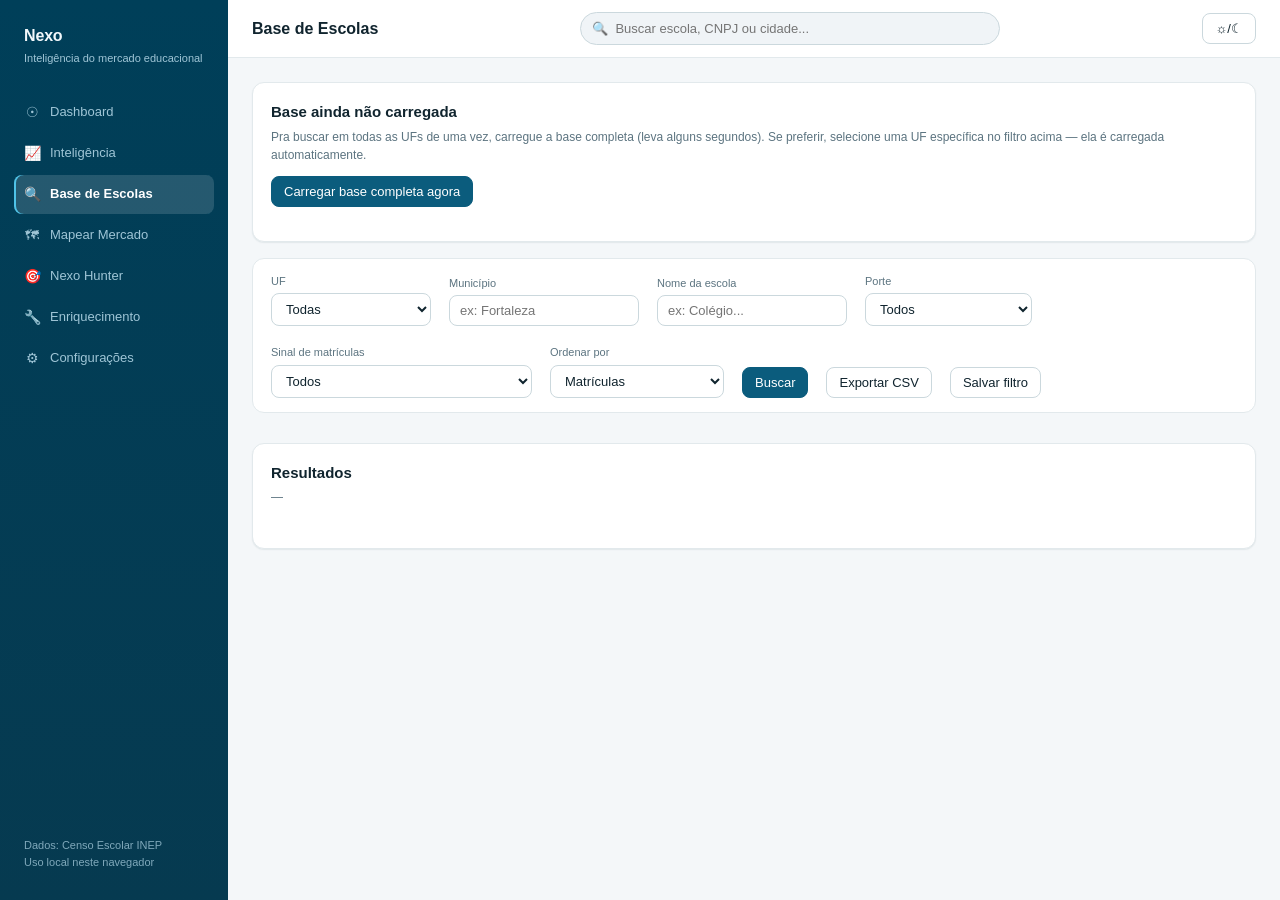
<file: pages/busca.html>
<!DOCTYPE html>
<html lang="pt-BR">
<head>
<meta charset="UTF-8">
<meta name="viewport" content="width=device-width, initial-scale=1.0">
<title>Nexo — Base de Escolas</title>
<link rel="stylesheet" href="../assets/css/tokens.css">
<link rel="stylesheet" href="../assets/css/base.css">
<link rel="stylesheet" href="../assets/css/components.css">
<link rel="stylesheet" href="https://cdnjs.cloudflare.com/ajax/libs/font-awesome/6.5.1/css/all.min.css">
<script>
  (function() {
    var tema = localStorage.getItem('kedu_crm_tema') ||
      (window.matchMedia('(prefers-color-scheme: dark)').matches ? 'dark' : 'light');
    document.documentElement.setAttribute('data-theme', tema);
  })();
</script>
</head>
<body>
  <div class="app-shell" id="app-shell"></div>
  <script type="module" src="../js/pages/busca.js"></script>
</body>
</html>
</file>
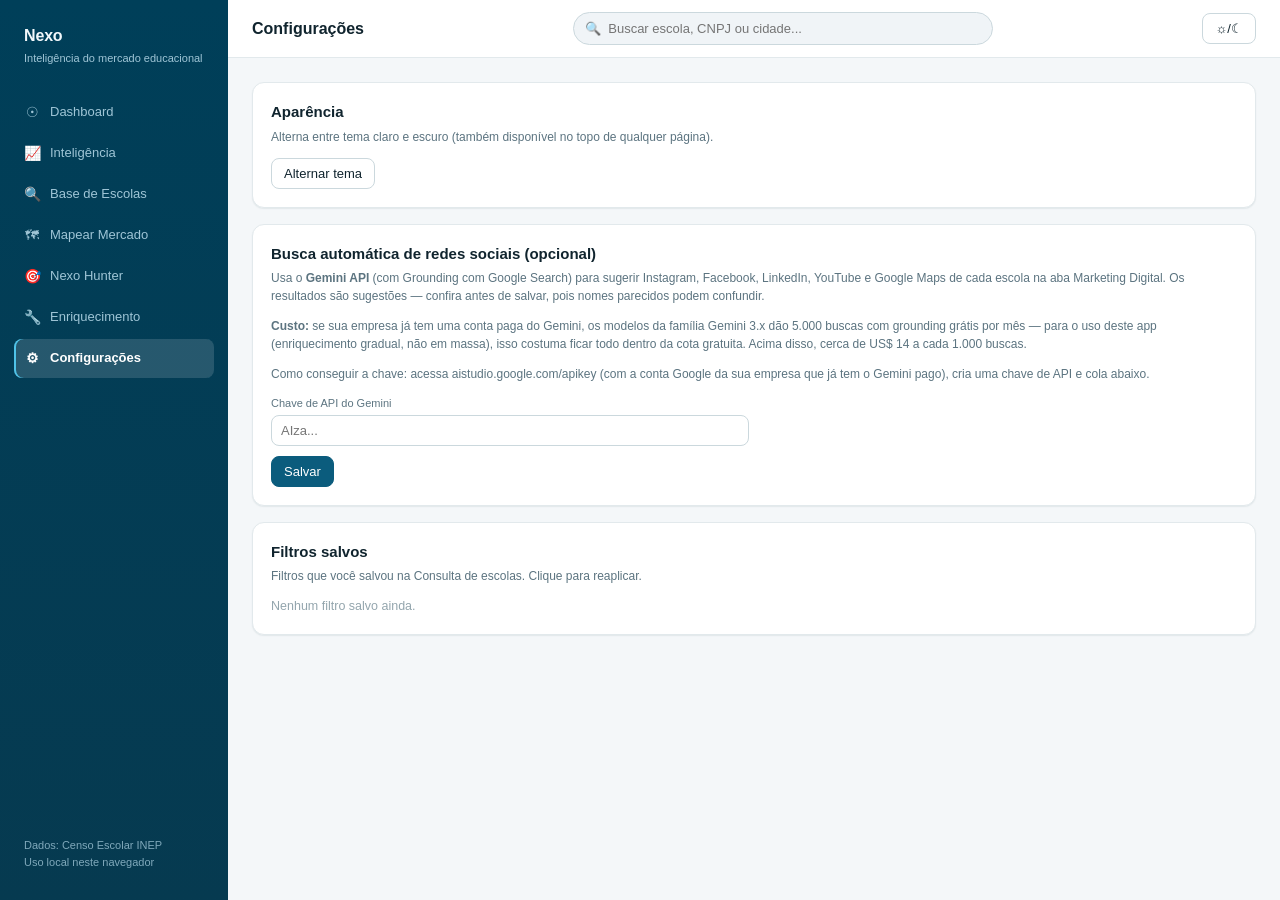
<file: pages/config.html>
<!DOCTYPE html>
<html lang="pt-BR">
<head>
<meta charset="UTF-8">
<meta name="viewport" content="width=device-width, initial-scale=1.0">
<title>Nexo — Configurações</title>
<link rel="stylesheet" href="../assets/css/tokens.css">
<link rel="stylesheet" href="../assets/css/base.css">
<link rel="stylesheet" href="../assets/css/components.css">
<link rel="stylesheet" href="https://cdnjs.cloudflare.com/ajax/libs/font-awesome/6.5.1/css/all.min.css">
<script>
  (function() {
    var tema = localStorage.getItem('kedu_crm_tema') ||
      (window.matchMedia('(prefers-color-scheme: dark)').matches ? 'dark' : 'light');
    document.documentElement.setAttribute('data-theme', tema);
  })();
</script>
</head>
<body>
  <div class="app-shell" id="app-shell"></div>
  <script type="module" src="../js/pages/config.js"></script>
</body>
</html>
</file>
<file: assets/css/tokens.css>
:root {
  /* Paleta baseada na identidade real da kedu ("Sua escola no azul com a
     kedu") — #003F59 é a theme-color oficial do site kedu.com.br. */
  --kedu-azul-profundo: #003F59;
  --kedu-azul: #0B5C7D;
  --kedu-azul-vivo: #1C8FC7;
  --nexo-ciano: #4FC3E8;

  --bg-page: #F4F7F9;
  --bg-surface: #FFFFFF;
  --bg-surface-2: #F0F4F7;
  --bg-sidebar: #003F59;
  --bg-sidebar-2: #063A50;

  --text-primary: #10242E;
  --text-secondary: #5C7480;
  --text-muted: #93A5AD;
  --text-on-sidebar: #F2F8FB;
  --text-on-sidebar-muted: #9FC5D6;

  --border: #E2E9EC;
  --border-strong: #CBD8DD;

  --accent: #0B5C7D;
  --accent-hover: #094C68;
  --accent-soft: #E6F2F7;

  --icp-alta: #0F8A5F;
  --icp-media: #C08A1E;
  --icp-baixa: #93A5AD;
  --danger: #D14848;
  --success: #0F8A5F;

  --radius-sm: 8px;
  --radius-md: 12px;
  --radius-lg: 18px;
  --font-sans: -apple-system, 'Segoe UI', Roboto, Helvetica, Arial, sans-serif;

  --shadow-card: 0 1px 2px rgba(10,50,70,0.05), 0 1px 1px rgba(10,50,70,0.03);
  --shadow-card-hover: 0 8px 24px rgba(10,50,70,0.10), 0 2px 6px rgba(10,50,70,0.06);
  --shadow-drawer: -8px 0 32px rgba(10,50,70,0.14);

  --transition-fast: 140ms cubic-bezier(0.4, 0, 0.2, 1);
  --transition-med: 220ms cubic-bezier(0.4, 0, 0.2, 1);
}

[data-theme="dark"] {
  --bg-page: #0B1A21;
  --bg-surface: #122A34;
  --bg-surface-2: #16333F;
  --bg-sidebar: #041F2C;
  --bg-sidebar-2: #06283A;
  --text-primary: #EAF3F7;
  --text-secondary: #9DBAC5;
  --text-muted: #6E8A94;
  --border: #1E3D48;
  --border-strong: #2C4E5A;
  --accent: #1C8FC7;
  --accent-hover: #4FC3E8;
  --accent-soft: #113645;
}
</file>
<file: assets/css/base.css>
* { box-sizing: border-box; margin: 0; padding: 0; }

html, body {
  height: 100%;
  font-family: var(--font-sans);
  background: var(--bg-page);
  color: var(--text-primary);
  transition: background var(--transition-fast), color var(--transition-fast);
  font-size: 14px;
  line-height: 1.5;
}

h1, h2, h3 { font-weight: 600; color: var(--text-primary); }
h1 { font-size: 20px; }
h2 { font-size: 15px; }
h3 { font-size: 13px; }

a { color: inherit; text-decoration: none; }

button, select, input {
  font-family: inherit;
  font-size: 13px;
}

::-webkit-scrollbar { width: 8px; height: 8px; }
::-webkit-scrollbar-thumb { background: var(--border-strong); border-radius: 4px; }
::-webkit-scrollbar-track { background: transparent; }

.hidden { display: none !important; }
</file>
<file: assets/css/components.css>
.app-shell { display: flex; min-height: 100vh; }

/* ---------- Sidebar ---------- */
.sidebar {
  width: 228px;
  flex-shrink: 0;
  background: linear-gradient(180deg, var(--bg-sidebar) 0%, var(--bg-sidebar-2) 100%);
  color: var(--text-on-sidebar);
  padding: 20px 14px;
  display: flex;
  flex-direction: column;
  gap: 4px;
  position: sticky;
  top: 0;
  height: 100vh;
  overflow-y: auto;
}
.sidebar .brand {
  font-size: 16px;
  font-weight: 700;
  padding: 4px 10px 22px;
  letter-spacing: -0.01em;
}
.sidebar .brand span { color: var(--text-on-sidebar-muted); font-weight: 400; display: block; font-size: 11px; margin-top: 2px; letter-spacing: 0; }
.sidebar nav { display: flex; flex-direction: column; gap: 2px; }
.sidebar a.nav-item {
  display: flex; align-items: center; gap: 10px;
  padding: 9px 10px; border-radius: var(--radius-sm);
  color: var(--text-on-sidebar-muted); font-size: 13px;
  transition: background var(--transition-fast), color var(--transition-fast), transform var(--transition-fast);
}
.sidebar a.nav-item:hover { background: rgba(255,255,255,0.08); color: var(--text-on-sidebar); transform: translateX(2px); }
.sidebar a.nav-item.active { background: rgba(255,255,255,0.14); color: #fff; font-weight: 600; box-shadow: inset 2px 0 0 var(--nexo-ciano); }
.sidebar .nav-item .icon { width: 16px; text-align: center; font-size: 14px; }
.sidebar .nav-footer { margin-top: auto; font-size: 11px; color: var(--text-on-sidebar-muted); padding: 10px; opacity: 0.8; }

/* ---------- Topbar ---------- */
.topbar {
  height: 58px; flex-shrink: 0;
  display: flex; align-items: center; justify-content: space-between; gap: 16px;
  padding: 0 24px; border-bottom: 1px solid var(--border);
  background: var(--bg-surface);
}
.topbar h1 { font-size: 16px; font-weight: 600; white-space: nowrap; }
.topbar .actions { display: flex; align-items: center; gap: 10px; }

/* ---------- Busca global ---------- */
.global-search { position: relative; flex: 1; max-width: 420px; }
.global-search input {
  width: 100%; padding: 8px 12px 8px 34px; border: 1px solid var(--border-strong);
  border-radius: 20px; background: var(--bg-surface-2); color: var(--text-primary);
  transition: box-shadow var(--transition-fast), background var(--transition-fast);
}
.global-search input:focus { outline: none; box-shadow: 0 0 0 3px var(--accent-soft); background: var(--bg-surface); }
.global-search .icone-lupa {
  position: absolute; left: 12px; top: 50%; transform: translateY(-50%);
  color: var(--text-muted); font-size: 13px; pointer-events: none;
}
.global-search-resultados {
  position: absolute; top: calc(100% + 6px); left: 0; right: 0; background: var(--bg-surface);
  border: 1px solid var(--border); border-radius: var(--radius-md); z-index: 200;
  max-height: 320px; overflow-y: auto; box-shadow: var(--shadow-card-hover);
}
.global-search-resultados .item {
  padding: 9px 14px; cursor: pointer; font-size: 12.5px; border-bottom: 1px solid var(--bg-surface-2);
  transition: background var(--transition-fast);
}
.global-search-resultados .item:last-child { border-bottom: none; }
.global-search-resultados .item:hover { background: var(--accent-soft); }
.global-search-resultados .item .nome { font-weight: 600; }
.global-search-resultados .item .meta { color: var(--text-secondary); font-size: 11px; }

.theme-toggle, .btn {
  border: 1px solid var(--border-strong);
  background: var(--bg-surface);
  color: var(--text-primary);
  border-radius: var(--radius-sm);
  padding: 7px 12px;
  cursor: pointer;
  transition: background var(--transition-fast), box-shadow var(--transition-fast), transform var(--transition-fast);
}
.theme-toggle:hover, .btn:hover { background: var(--bg-surface-2); }
.btn:active { transform: scale(0.97); }
.btn-primary { background: var(--accent); color: #fff; border-color: var(--accent); }
.btn-primary:hover { background: var(--accent-hover); box-shadow: 0 4px 12px rgba(11,92,125,0.25); }

/* ---------- Main content ---------- */
.main-area { flex: 1; display: flex; flex-direction: column; min-width: 0; }
.content { padding: 24px; flex: 1; overflow-y: auto; }

/* ---------- Cards / KPIs ---------- */
.kpis { display: grid; grid-template-columns: repeat(auto-fit, minmax(180px, 1fr)); gap: 14px; margin-bottom: 20px; }
.kpi {
  background: var(--bg-surface); border: 1px solid var(--border); border-radius: var(--radius-md);
  padding: 16px 18px; box-shadow: var(--shadow-card);
  transition: box-shadow var(--transition-med), transform var(--transition-med), border-color var(--transition-med);
}
.kpi .label { font-size: 11px; color: var(--text-secondary); text-transform: uppercase; letter-spacing: .04em; margin-bottom: 6px; }
.kpi .value { font-size: 23px; font-weight: 700; letter-spacing: -0.01em; }
.kpi.clicavel { cursor: pointer; }
.kpi.clicavel:hover { box-shadow: var(--shadow-card-hover); transform: translateY(-2px); border-color: var(--accent); }
.kpi.clicavel .label::after { content: ' →'; opacity: 0; transition: opacity var(--transition-fast); }
.kpi.clicavel:hover .label::after { opacity: 0.6; }

.card {
  background: var(--bg-surface); border: 1px solid var(--border); border-radius: var(--radius-md);
  padding: 18px; box-shadow: var(--shadow-card); margin-bottom: 16px;
  transition: box-shadow var(--transition-med);
}
.card h2 { margin-bottom: 4px; }
.card .sub { font-size: 12px; color: var(--text-secondary); margin-bottom: 12px; }

/* ---------- Estado vazio / em construção ---------- */
.empty-state {
  display: flex; flex-direction: column; align-items: center; justify-content: center;
  gap: 8px; padding: 80px 20px; color: var(--text-secondary); text-align: center;
}
.empty-state h2 { color: var(--text-primary); }
.badge {
  display: inline-block; font-size: 11px; padding: 3px 9px; border-radius: 20px;
  background: var(--bg-surface-2); color: var(--text-secondary); border: 1px solid var(--border);
}
.badge-icp-alta { color: var(--icp-alta); border-color: var(--icp-alta); }
.badge-icp-media { color: var(--icp-media); border-color: var(--icp-media); }
.badge-icp-baixa { color: var(--icp-baixa); border-color: var(--icp-baixa); }

/* ---------- Loading ---------- */
.loading-bar { font-size: 12px; color: var(--text-secondary); padding: 8px 0; }

/* ---------- Filtros ---------- */
.filters {
  background: var(--bg-surface); border: 1px solid var(--border); border-radius: var(--radius-md);
  padding: 14px 18px; margin-bottom: 14px; display: flex; gap: 18px; flex-wrap: wrap; align-items: flex-end;
}
.filters label { font-size: 11px; color: var(--text-secondary); display: block; margin-bottom: 4px; }
.filters select, .filters input {
  padding: 7px 10px; border: 1px solid var(--border-strong); border-radius: var(--radius-sm);
  min-width: 160px; background: var(--bg-surface); color: var(--text-primary);
  transition: box-shadow var(--transition-fast);
}
.filters select:focus, .filters input:focus { outline: none; box-shadow: 0 0 0 3px var(--accent-soft); }

/* ---------- Filtros ativos (chips removíveis) ---------- */
.filtros-ativos { display: flex; gap: 8px; flex-wrap: wrap; align-items: center; margin-bottom: 16px; }
.filtros-ativos .rotulo { font-size: 11.5px; color: var(--text-secondary); }
.filtro-chip {
  display: inline-flex; align-items: center; gap: 6px; padding: 4px 6px 4px 12px; border-radius: 20px;
  background: var(--accent-soft); color: var(--accent); font-size: 12px; font-weight: 500;
}
.filtro-chip .remover {
  cursor: pointer; width: 16px; height: 16px; display: inline-flex; align-items: center; justify-content: center;
  border-radius: 50%; background: rgba(11,92,125,0.12); font-weight: 700; font-size: 11px;
  transition: background var(--transition-fast);
}
.filtro-chip .remover:hover { background: rgba(11,92,125,0.25); }
.limpar-filtros { font-size: 12px; color: var(--text-secondary); text-decoration: underline; cursor: pointer; }

/* ---------- Grid de dois cards ---------- */
.grid2 { display: grid; grid-template-columns: 1.3fr 1fr; gap: 16px; margin-bottom: 4px; }
@media (max-width: 900px) { .grid2 { grid-template-columns: 1fr; } }

/* ---------- Legenda de gráfico ---------- */
.legend { display: flex; gap: 14px; font-size: 12px; color: var(--text-secondary); margin-bottom: 8px; flex-wrap: wrap; }
.legend span { display: inline-flex; align-items: center; gap: 5px; }
.legend .dot { width: 9px; height: 9px; border-radius: 50%; display: inline-block; }

/* ---------- Tabelas ---------- */
table.data-table { width: 100%; border-collapse: collapse; font-size: 12.5px; }
table.data-table th {
  text-align: left; padding: 8px 10px; color: var(--text-secondary); font-weight: 600;
  border-bottom: 1px solid var(--border); cursor: pointer; white-space: nowrap;
}
table.data-table th:hover { color: var(--text-primary); }
table.data-table td { padding: 8px 10px; border-bottom: 1px solid var(--bg-surface-2); }
table.data-table tr:hover td { background: var(--accent-soft); }
.table-scroll { max-height: 440px; overflow-y: auto; }

/* ---------- Section divider ---------- */
.section-divider { border: none; border-top: 1px solid var(--border); margin: 32px 0 20px; }
.section-title { font-size: 17px; font-weight: 700; margin-bottom: 4px; letter-spacing: -0.01em; }
.section-sub { font-size: 13px; color: var(--text-secondary); margin-bottom: 16px; }

/* ---------- Hero do dashboard ---------- */
.dash-hero {
  display: flex; justify-content: space-between; align-items: flex-end; flex-wrap: wrap; gap: 14px;
  margin-bottom: 20px;
}
.dash-hero-title {
  font-size: 22px; font-weight: 700; letter-spacing: -0.02em; display: flex; align-items: center; gap: 10px;
  margin-bottom: 4px;
}
.dash-hero-title .fa-satellite-dish { color: var(--accent); font-size: 19px; }
.dash-hero-sub { font-size: 13px; color: var(--text-secondary); }

/* ---------- Cabecalho de secao com icone ---------- */
.dash-section-header {
  display: flex; align-items: center; gap: 9px; font-size: 15px; font-weight: 700; letter-spacing: -0.01em;
  color: var(--text-primary); margin: 32px 0 14px;
}
.dash-section-header i { color: var(--accent); font-size: 14px; width: 18px; text-align: center; }
.card h2 i { margin-right: 4px; }

.footer-note {
  font-size: 12px; color: var(--text-muted); line-height: 1.6; margin-top: 24px;
  border-top: 1px solid var(--border); padding-top: 16px;
}

/* ---------- Painel lateral (drawer) ---------- */
.drawer-overlay {
  position: fixed; inset: 0; background: rgba(3,25,36,0.4); z-index: 100;
  display: flex; justify-content: flex-end;
  animation: drawer-fade-in var(--transition-med);
}
@keyframes drawer-fade-in { from { opacity: 0; } to { opacity: 1; } }
.drawer {
  width: clamp(360px, 45vw, 760px); height: 100%; background: var(--bg-surface);
  box-shadow: var(--shadow-drawer); overflow-y: auto; padding: 22px 24px 60px;
  animation: drawer-slide-in var(--transition-med);
}
@keyframes drawer-slide-in { from { transform: translateX(24px); opacity: 0.6; } to { transform: translateX(0); opacity: 1; } }
.drawer-header { display: flex; justify-content: space-between; align-items: flex-start; margin-bottom: 4px; }
.drawer-header h2 { font-size: 18px; font-weight: 700; letter-spacing: -0.01em; }
.drawer .btn-fechar {
  background: none; border: none; font-size: 20px; cursor: pointer; color: var(--text-secondary); line-height: 1;
  transition: color var(--transition-fast), transform var(--transition-fast);
}
.drawer .btn-fechar:hover { color: var(--text-primary); transform: rotate(90deg); }
.drawer-meta { font-size: 12px; color: var(--text-secondary); margin-bottom: 14px; }
.drawer-badges { display: flex; gap: 6px; flex-wrap: wrap; margin-bottom: 16px; }
.drawer-section { margin-bottom: 20px; }
.drawer-section h3 { font-size: 12px; text-transform: uppercase; letter-spacing: .04em; color: var(--text-secondary); margin-bottom: 8px; }
.field-row { display: grid; grid-template-columns: 1fr 1fr; gap: 10px; margin-bottom: 10px; }
.field-row label { font-size: 11px; color: var(--text-secondary); display: block; margin-bottom: 3px; }
.field-row select, .field-row input, .field-row textarea {
  width: 100%; padding: 7px 9px; border: 1px solid var(--border-strong); border-radius: var(--radius-sm);
  background: var(--bg-surface); color: var(--text-primary);
}
.info-grid { display: grid; grid-template-columns: 1fr 1fr; gap: 8px 16px; font-size: 12.5px; }
.info-grid .k { color: var(--text-secondary); }
.interacao-item { border-bottom: 1px solid var(--border); padding: 8px 0; font-size: 12.5px; }
.interacao-item .meta { color: var(--text-muted); font-size: 11px; }

/* ---------- Abas do painel ---------- */
.tab-bar { display: flex; gap: 4px; border-bottom: 1px solid var(--border); margin-bottom: 16px; overflow-x: auto; }
.tab-btn {
  padding: 8px 10px; font-size: 12.5px; color: var(--text-secondary); background: none; border: none;
  border-bottom: 2px solid transparent; cursor: pointer; white-space: nowrap;
  transition: color var(--transition-fast), border-color var(--transition-fast);
}
.tab-btn:hover { color: var(--text-primary); }
.tab-btn.active { color: var(--accent); border-color: var(--accent); font-weight: 600; }
.tab-panel { display: none; animation: tab-fade-in var(--transition-fast); }
.tab-panel.active { display: block; }
@keyframes tab-fade-in { from { opacity: 0; } to { opacity: 1; } }

/* ========================================================================== */
/* Nexo Hunter                                                                */
/* ========================================================================== */
.hunter-hero { display:flex; justify-content:space-between; align-items:flex-end; gap:24px; padding:4px 0 22px; }
.hunter-hero h1 { font-size:30px; letter-spacing:-.04em; margin:4px 0 5px; color:var(--kedu-azul-profundo); }
[data-theme="dark"] .hunter-hero h1 { color:var(--nexo-ciano); }
.hunter-hero p { color:var(--text-secondary); max-width:720px; font-size:13px; }
.hunter-eyebrow { font-size:10px; font-weight:800; letter-spacing:.13em; color:var(--accent); display:flex; align-items:center; gap:7px; }
.hunter-live-dot { width:7px; height:7px; border-radius:50%; background:#21A76D; box-shadow:0 0 0 4px rgba(33,167,109,.12); }
.hunter-hero-actions { display:flex; align-items:center; gap:12px; flex-shrink:0; }
.hunter-switch { display:flex; align-items:center; gap:9px; cursor:pointer; font-size:12px; color:var(--text-secondary); }
.hunter-switch input { position:absolute; opacity:0; }
.hunter-switch span { width:38px; height:22px; border-radius:20px; background:var(--border-strong); padding:3px; transition:.2s; }
.hunter-switch span::after { content:""; display:block; width:16px; height:16px; background:#fff; border-radius:50%; box-shadow:0 1px 4px rgba(0,0,0,.18); transition:.2s; }
.hunter-switch input:checked + span { background:var(--success); }
.hunter-switch input:checked + span::after { transform:translateX(16px); }
.hunter-switch b { font-weight:600; white-space:nowrap; }
.hunter-toolbar { background:var(--bg-surface); border:1px solid var(--border); border-radius:12px; padding:5px 6px 5px 14px; display:flex; align-items:center; justify-content:space-between; gap:18px; margin-bottom:18px; box-shadow:var(--shadow-card); }
.hunter-tabs { display:flex; align-items:center; gap:2px; overflow:auto; }
.hunter-tab { border:0; background:transparent; color:var(--text-secondary); padding:10px 13px; border-radius:8px; font-size:12px; font-weight:600; white-space:nowrap; cursor:pointer; }
.hunter-tab:hover { color:var(--text-primary); background:var(--bg-surface-2); }
.hunter-tab.active { background:var(--accent-soft); color:var(--accent); }
.hunter-tab span { display:inline-flex; align-items:center; justify-content:center; min-width:18px; height:18px; border-radius:10px; background:var(--border); font-size:10px; margin-left:3px; }
.hunter-periodo { display:flex; align-items:center; gap:6px; }
.hunter-periodo select,.hunter-periodo input { border:1px solid var(--border); background:var(--bg-surface-2); color:var(--text-primary); border-radius:7px; padding:7px 9px; font-size:11px; }
.hunter-periodo .btn { padding:7px 9px; }
.hunter-loading { text-align:center; color:var(--text-secondary); padding:80px 20px; }
.hunter-mirror-banner { display:flex; justify-content:space-between; align-items:center; gap:16px; background:linear-gradient(100deg,var(--accent-soft),var(--bg-surface)); border:1px solid rgba(11,92,125,.2); border-radius:12px; padding:11px 14px; margin-bottom:12px; }.hunter-mirror-banner>div { display:flex; align-items:center; gap:10px; }.hunter-mirror-banner i { width:30px; height:30px; border-radius:8px; display:grid; place-items:center; background:var(--accent); color:#fff; }.hunter-mirror-banner span { display:flex; flex-direction:column; color:var(--text-secondary); font-size:10px; }.hunter-mirror-banner b { color:var(--text-primary); font-size:11px; }.hunter-mirror-tag { font-size:7px; color:#fff; background:var(--accent); border-radius:4px; padding:2px 5px; margin-left:4px; vertical-align:middle; }

.hunter-kpis { display:grid; grid-template-columns:repeat(5,minmax(150px,1fr)); gap:12px; margin-bottom:14px; }
.hunter-kpi { background:var(--bg-surface); border:1px solid var(--border); border-radius:12px; padding:16px; display:flex; gap:12px; min-width:0; box-shadow:var(--shadow-card); }
.hunter-kpi.primary { background:linear-gradient(140deg,var(--kedu-azul-profundo),#075A75); color:#fff; border-color:transparent; }
.hunter-kpi-icon { width:34px; height:34px; border-radius:9px; display:grid; place-items:center; background:var(--accent-soft); color:var(--accent); flex:0 0 auto; }
.hunter-kpi.primary .hunter-kpi-icon { background:rgba(255,255,255,.13); color:var(--nexo-ciano); }
.hunter-kpi>div:last-child { min-width:0; display:flex; flex-direction:column; }
.hunter-kpi span { color:var(--text-secondary); text-transform:uppercase; letter-spacing:.05em; font-size:9px; font-weight:700; }
.hunter-kpi.primary span,.hunter-kpi.primary small { color:rgba(255,255,255,.7); }
.hunter-kpi strong { font-size:23px; line-height:1.2; letter-spacing:-.03em; }
.hunter-kpi small { color:var(--text-muted); font-size:10px; white-space:nowrap; overflow:hidden; text-overflow:ellipsis; }
.hunter-goal-card { background:var(--bg-surface); border:1px solid var(--border); border-radius:12px; padding:13px 16px; display:grid; grid-template-columns:auto 1fr auto; align-items:center; gap:18px; margin-bottom:14px; }
.hunter-goal-copy { display:flex; flex-direction:column; min-width:215px; }
.hunter-goal-copy>span { font-size:9px; color:var(--text-secondary); text-transform:uppercase; font-weight:800; letter-spacing:.08em; }
.hunter-goal-copy strong { font-size:18px; color:var(--accent); }
.hunter-goal-copy small { color:var(--text-secondary); font-size:11px; font-weight:500; }
.hunter-goal-card>b { color:var(--accent); font-size:12px; }
.hunter-progress { height:7px; background:var(--bg-surface-2); border-radius:10px; overflow:hidden; }
.hunter-progress span { display:block; height:100%; border-radius:inherit; background:linear-gradient(90deg,var(--nexo-ciano),var(--accent)); transition:width .45s ease; }
.hunter-progress.is-territory { height:6px; }
.hunter-grid-main { display:grid; grid-template-columns:minmax(0,1.55fr) minmax(300px,.85fr); gap:14px; }
.hunter-chart-card { min-height:300px; }
.hunter-card-head { display:flex; align-items:center; justify-content:space-between; gap:16px; margin-bottom:15px; }
.hunter-card-head h2 { font-size:14px; margin:0; }
.hunter-card-head h2 i { color:var(--accent); }
.hunter-card-head p { font-size:10px; color:var(--text-secondary); margin-top:2px; }
.hunter-caption { font-size:10px; color:var(--text-secondary); background:var(--bg-surface-2); border:1px solid var(--border); padding:4px 8px; border-radius:12px; }
.hunter-funnel { display:flex; align-items:center; justify-content:space-between; gap:8px; margin:4px 0 8px; }
.hunter-funnel>div { flex:1; background:var(--bg-surface-2); border:1px solid var(--border); border-radius:9px; padding:9px 10px; display:flex; flex-direction:column; }
.hunter-funnel>div.is-final { background:var(--accent-soft); border-color:rgba(11,92,125,.2); }
.hunter-funnel strong { font-size:16px; }
.hunter-funnel span { color:var(--text-secondary); font-size:9px; text-transform:uppercase; }
.hunter-funnel>i { color:var(--border-strong); font-size:9px; }
.hunter-chart-wrap { position:relative; height:175px; }
.hunter-chart-donut { height:190px; }
.hunter-icp-legend { display:grid; grid-template-columns:1fr 1fr; gap:5px 12px; margin-top:5px; }
.hunter-icp-legend span { display:flex; align-items:center; gap:6px; color:var(--text-secondary); font-size:10px; }
.hunter-icp-legend i { width:7px; height:7px; border-radius:50%; }
.hunter-icp-legend b { margin-left:auto; color:var(--text-primary); }
.tier-a { background:#0F8A5F }.tier-b { background:#1685AE }.tier-c { background:#E0A63B }.tier-d { background:#C8D2D7 }
.hunter-territorio-atual { min-height:275px; }
.hunter-location { display:flex; justify-content:space-between; align-items:flex-start; padding:6px 0 15px; }
.hunter-location>div:first-child { display:grid; grid-template-columns:auto 1fr; align-items:center; column-gap:8px; }
.hunter-location>div:first-child>span { background:var(--kedu-azul-profundo); color:#fff; border-radius:6px; padding:3px 6px; font-size:10px; font-weight:800; }
.hunter-location strong { font-size:20px; letter-spacing:-.02em; }
.hunter-location small { grid-column:1/-1; color:var(--text-secondary); margin-top:3px; }
.hunter-coverage { text-align:right; display:flex; flex-direction:column; }
.hunter-coverage strong { font-size:22px; color:var(--accent); }
.hunter-coverage span { font-size:9px; color:var(--text-secondary); text-transform:uppercase; }
.hunter-territory-stats { display:flex; gap:24px; margin:12px 0 16px; }
.hunter-territory-stats span { color:var(--text-secondary); font-size:10px; display:flex; flex-direction:column; }
.hunter-territory-stats b { color:var(--text-primary); font-size:14px; }
.hunter-next { border-top:1px solid var(--border); display:flex; align-items:center; gap:14px; padding-top:13px; overflow:auto; }
.hunter-next span { font-size:8px; font-weight:800; letter-spacing:.09em; color:var(--text-muted); }
.hunter-next b { font-size:10px; white-space:nowrap; font-weight:600; }
.hunter-review-list { display:flex; flex-direction:column; }
.hunter-review-list button { width:100%; border:0; background:none; color:var(--text-primary); display:grid; grid-template-columns:32px 1fr auto 10px; gap:9px; align-items:center; padding:9px 2px; text-align:left; border-bottom:1px solid var(--border); cursor:pointer; }
.hunter-review-list button:hover { background:var(--accent-soft); }
.hunter-avatar { width:30px; height:30px; border-radius:8px; display:grid; place-items:center; background:var(--accent-soft); color:var(--accent); font-weight:800; }
.hunter-review-list button>span:nth-child(2) { min-width:0; display:flex; flex-direction:column; }
.hunter-review-list strong { font-size:11px; white-space:nowrap; overflow:hidden; text-overflow:ellipsis; }
.hunter-review-list small { color:var(--text-secondary); font-size:9px; }
.hunter-review-list button>i { color:var(--text-muted); font-size:8px; }
.hunter-icp { width:23px; height:23px; border-radius:6px; display:inline-grid; place-items:center; color:#fff; font-weight:800; font-size:11px; }
.hunter-icp-a { background:#0F8A5F }.hunter-icp-b { background:#1685AE }.hunter-icp-c { background:#E0A63B }.hunter-icp-d { background:#9BAAB0 }
.hunter-score { color:var(--text-secondary); font-size:9px; margin-left:3px; }
.hunter-empty-inline { text-align:center; color:var(--text-secondary); padding:30px 10px; font-size:11px; }

.hunter-section-head { display:flex; justify-content:space-between; align-items:center; gap:20px; margin:6px 0 16px; }
.hunter-section-head h2 { font-size:20px; letter-spacing:-.02em; }
.hunter-section-head p { color:var(--text-secondary); font-size:12px; }
.hunter-filters { align-items:center; }
.hunter-filters>div:first-child { flex:1; }
.hunter-filters input { width:100%; min-width:240px; }
.hunter-filter-count { margin-left:auto; display:flex; flex-direction:column; align-items:flex-end; }
.hunter-filter-count strong { font-size:19px; }.hunter-filter-count span { color:var(--text-secondary); font-size:9px; text-transform:uppercase; }
.hunter-table-card { padding:0; overflow:hidden; }
.hunter-table-card .table-scroll { max-height:calc(100vh - 280px); }
.hunter-table th { position:sticky; top:0; background:var(--bg-surface); z-index:1; padding:11px 12px; }
.hunter-table td { padding:10px 12px; vertical-align:middle; cursor:pointer; }
.hunter-table td:first-child { min-width:190px; }.hunter-table td:first-child strong,.hunter-table td small { display:block; }
.hunter-table td small { color:var(--text-secondary); font-size:9px; margin-top:2px; }
.hunter-icp-cell { display:flex; align-items:center; }
.hunter-mini-progress { width:70px; height:4px; background:var(--bg-surface-2); border-radius:5px; overflow:hidden; }
.hunter-mini-progress span { display:block; height:100%; background:var(--accent); }
.hunter-row-action { border:0; background:none; color:var(--text-muted); cursor:pointer; }
.hunter-status { display:inline-flex; align-items:center; width:max-content; padding:3px 8px; border-radius:12px; font-size:9px; font-weight:700; white-space:nowrap; }
.hunter-status-success { background:#E4F4EC; color:#087147 }.hunter-status-warning { background:#FFF4DA; color:#966612 }
.hunter-status-info { background:var(--accent-soft); color:var(--accent) }.hunter-status-muted { background:var(--bg-surface-2); color:var(--text-secondary) }
.hunter-status-danger { background:#FCE8E8; color:var(--danger) }
[data-theme="dark"] .hunter-status-success { background:#103B2C } [data-theme="dark"] .hunter-status-warning { background:#473610 } [data-theme="dark"] .hunter-status-danger { background:#482020 }

.hunter-add-territory form { display:flex; align-items:flex-end; gap:12px; }
.hunter-add-territory form>div:first-child { flex:1; }
.hunter-add-territory label,.hunter-settings label { font-size:10px; color:var(--text-secondary); display:flex; flex-direction:column; gap:4px; }
.hunter-add-territory input,.hunter-settings input { border:1px solid var(--border-strong); background:var(--bg-surface); color:var(--text-primary); border-radius:7px; padding:8px 10px; }
.hunter-add-territory p { font-size:10px; color:var(--success); margin-top:7px; }.hunter-add-territory p.is-error { color:var(--danger); }
.hunter-territory-list { display:flex; flex-direction:column; gap:8px; }
.hunter-territory-row { margin:0; display:grid; grid-template-columns:42px minmax(160px,1.2fr) minmax(230px,1fr) minmax(170px,.8fr) auto; align-items:center; gap:16px; padding:14px 16px; }
.hunter-territory-row.is-current { border-color:var(--accent); box-shadow:0 0 0 2px var(--accent-soft); }
.hunter-order { font-size:18px; color:var(--border-strong); font-weight:800; }
.hunter-territory-name { display:grid; grid-template-columns:auto 1fr; align-items:center; gap:0 7px; }.hunter-territory-name>span { font-size:8px; font-weight:800; color:#fff; background:var(--accent); border-radius:4px; padding:2px 4px; }.hunter-territory-name>strong { font-size:13px; }.hunter-territory-name>small { grid-column:1/-1; color:var(--text-secondary); font-size:9px; }
.hunter-territory-metrics { display:flex; gap:16px; }.hunter-territory-metrics span { font-size:9px; color:var(--text-secondary); display:flex; flex-direction:column; }.hunter-territory-metrics b { font-size:13px; color:var(--text-primary); }
.hunter-territory-progress>span { display:flex; justify-content:space-between; font-size:9px; color:var(--text-secondary); margin-bottom:4px; }.hunter-territory-progress b { color:var(--accent); }

.hunter-agents-grid { display:grid; grid-template-columns:repeat(4,1fr); gap:12px; }
.hunter-agent { margin:0; min-height:190px; display:flex; flex-direction:column; position:relative; overflow:hidden; }
.hunter-agent-top { display:flex; justify-content:space-between; align-items:center; }.hunter-agent-top>span:first-child { width:34px; height:34px; border-radius:9px; background:var(--accent-soft); color:var(--accent); display:grid; place-items:center; }
.hunter-agent>b { position:absolute; right:13px; bottom:-18px; font-size:70px; color:var(--bg-surface-2); z-index:0; }
.hunter-agent h3,.hunter-agent p,.hunter-agent small { position:relative; z-index:1; }.hunter-agent h3 { font-size:15px; margin-top:18px; }.hunter-agent p { color:var(--text-secondary); font-size:11px; margin:5px 0 16px; }.hunter-agent small { margin-top:auto; color:var(--text-muted); font-size:9px; line-height:1.4; }
.hunter-settings { margin-top:14px; }.hunter-settings form { display:flex; align-items:flex-end; gap:12px; margin-top:12px; }.hunter-settings input { width:140px; }
.hunter-log-list { padding:8px 18px; }.hunter-log { display:grid; grid-template-columns:30px 1fr; gap:10px; padding:12px 0; border-bottom:1px solid var(--border); }.hunter-log>span { width:27px; height:27px; border-radius:50%; background:var(--accent-soft); color:var(--accent); display:grid; place-items:center; font-size:10px; }.hunter-log-erro>span { background:#FCE8E8; color:var(--danger); }.hunter-log-atencao>span { background:#FFF4DA; color:#966612; }.hunter-log strong { font-size:10px; text-transform:uppercase; letter-spacing:.04em; }.hunter-log p { font-size:12px; }.hunter-log small { color:var(--text-muted); font-size:9px; }
.hunter-errors article { display:flex; align-items:center; justify-content:space-between; gap:18px; padding:10px 0; border-top:1px solid var(--border); }.hunter-errors article strong { font-size:12px; }.hunter-errors article p { color:var(--danger); font-size:10px; }.hunter-errors article small { color:var(--text-muted); font-size:9px; }

.hunter-modal-overlay { position:fixed; inset:0; background:rgba(1,25,35,.48); z-index:300; display:flex; justify-content:flex-end; backdrop-filter:blur(2px); }
.hunter-drawer { width:min(760px,100%); height:100%; background:var(--bg-surface); overflow:auto; box-shadow:var(--shadow-drawer); animation:drawer-slide-in .22s ease; padding-bottom:40px; position:relative; }
.hunter-drawer>header { padding:22px 25px 16px; display:flex; justify-content:space-between; border-bottom:1px solid var(--border); }.hunter-drawer>header h2 { font-size:22px; margin:7px 0 2px; }.hunter-drawer>header p { color:var(--text-secondary); font-size:11px; }
.hunter-close { border:0; background:var(--bg-surface-2); color:var(--text-secondary); width:30px; height:30px; border-radius:50%; cursor:pointer; }
.hunter-drawer-score { display:grid; grid-template-columns:repeat(3,1fr); background:var(--bg-surface-2); border-bottom:1px solid var(--border); padding:12px 25px; gap:20px; }.hunter-drawer-score>div { display:flex; align-items:center; gap:5px; }.hunter-drawer-score>div>strong { font-size:15px; }.hunter-drawer-score>div>span:last-child { color:var(--text-secondary); font-size:9px; display:block; margin-left:2px; }
.hunter-lead-form>section,.hunter-research,.hunter-evidence,.hunter-review-actions,.hunter-history { padding:20px 25px; border-bottom:1px solid var(--border); }.hunter-lead-form h3,.hunter-research h3,.hunter-evidence h3,.hunter-review-actions h3,.hunter-history h3 { text-transform:uppercase; letter-spacing:.07em; font-size:10px; margin-bottom:12px; color:var(--text-secondary); }
.hunter-research>div { display:flex; gap:7px; flex-wrap:wrap; }.hunter-research .btn { font-size:10px; }
.hunter-mirror-gap { padding:16px 25px; border-bottom:1px solid var(--border); background:var(--accent-soft); }.hunter-mirror-gap h3 { font-size:10px; text-transform:uppercase; letter-spacing:.06em; margin-bottom:8px; }.hunter-mirror-gap .hunter-progress { display:inline-block; width:65%; vertical-align:middle; }.hunter-mirror-gap>b { font-size:10px; margin-left:8px; color:var(--accent); }.hunter-mirror-gap p { font-size:10px; color:var(--text-secondary); margin-top:7px; }
.hunter-form-grid { display:grid; grid-template-columns:1fr 1fr; gap:11px 13px; }.hunter-form-grid label,.hunter-popover label { display:flex; flex-direction:column; gap:4px; color:var(--text-secondary); font-size:9px; font-weight:600; }.hunter-form-grid .span2 { grid-column:1/-1; }.hunter-form-grid input,.hunter-popover input,.hunter-popover textarea,.hunter-popover select { width:100%; border:1px solid var(--border-strong); border-radius:7px; background:var(--bg-surface); color:var(--text-primary); padding:8px 9px; font-size:12px; }.hunter-form-grid input:focus,.hunter-popover input:focus,.hunter-popover textarea:focus { outline:0; box-shadow:0 0 0 3px var(--accent-soft); border-color:var(--accent); }
.hunter-method-note { background:var(--accent-soft); color:var(--text-secondary); font-size:10px; padding:8px 10px; border-radius:7px; margin:-4px 0 12px; }.hunter-estimate { background:var(--bg-surface-2); border:1px solid var(--border); border-radius:8px; padding:7px 10px; display:flex; flex-direction:column; }.hunter-estimate span,.hunter-estimate small { font-size:8px; color:var(--text-secondary); text-transform:uppercase; }.hunter-estimate strong { font-size:12px; }
.hunter-lead-form>footer { display:flex; justify-content:flex-end; gap:8px; padding:15px 25px; position:sticky; bottom:0; background:rgba(255,255,255,.92); backdrop-filter:blur(8px); border-bottom:1px solid var(--border); z-index:2; }[data-theme="dark"] .hunter-lead-form>footer { background:rgba(18,42,52,.92); }
.hunter-section-inline { display:flex; justify-content:space-between; align-items:flex-start; gap:14px; }.hunter-section-inline h3 { margin-bottom:3px; }.hunter-section-inline p { color:var(--text-secondary); font-size:10px; }
.hunter-evidence>article { display:grid; grid-template-columns:30px 1fr auto; gap:9px; padding:10px 0; border-bottom:1px solid var(--border); }.hunter-evidence>article>span { width:27px; height:27px; border-radius:7px; display:grid; place-items:center; background:var(--accent-soft); color:var(--accent); font-size:9px; }.hunter-evidence article strong { font-size:11px; }.hunter-evidence article p { font-size:10px; color:var(--text-secondary); }.hunter-evidence article small { font-size:8px; color:var(--text-muted); }.hunter-evidence article>a { color:var(--accent); padding:5px; }
.hunter-review-actions>div { display:flex; gap:8px; flex-wrap:wrap; }.btn-success { background:var(--success); border-color:var(--success); color:#fff; }.btn-kedu { background:#003F59; border-color:#003F59; color:#fff; }.btn-kedu:hover { background:#075A75; color:#fff; }
.hunter-history p { display:flex; gap:9px; margin:8px 0; }.hunter-history p>i { width:7px; height:7px; margin-top:5px; background:var(--accent); border-radius:50%; }.hunter-history p>span { display:flex; flex-direction:column; }.hunter-history b { font-size:10px; text-transform:capitalize; }.hunter-history small { color:var(--text-muted); font-size:8px; }
.hunter-popover { position:fixed; inset:0 0 0 auto; width:min(480px,100%); height:100%; background:var(--bg-surface); z-index:5; box-shadow:-12px 0 35px rgba(0,0,0,.15); padding:24px; animation:drawer-slide-in .2s ease; overflow:auto; }.hunter-popover form { display:flex; flex-direction:column; gap:13px; }.hunter-popover form>.btn { align-self:flex-end; }
.hunter-kedu-mark { display:inline-block; color:var(--nexo-ciano); background:var(--kedu-azul-profundo); font-size:18px; font-weight:800; padding:5px 10px; border-radius:6px; margin-bottom:14px; }.hunter-kedu-popover .hunter-section-inline h3 { font-size:16px; color:var(--text-primary); text-transform:none; letter-spacing:0; }.hunter-kedu-fields { margin:20px 0; border:1px solid var(--border); border-radius:10px; overflow:hidden; }.hunter-kedu-fields>div { display:grid; grid-template-columns:80px 1fr 34px; align-items:center; gap:8px; padding:10px 11px; border-bottom:1px solid var(--border); }.hunter-kedu-fields>div:last-child { border:0; }.hunter-kedu-fields span { color:var(--text-secondary); font-size:9px; text-transform:uppercase; }.hunter-kedu-fields strong { font-size:11px; overflow:hidden; text-overflow:ellipsis; }.hunter-kedu-fields .btn { padding:5px; }.hunter-kedu-warning { display:flex; gap:10px; padding:11px; border-radius:8px; background:#FFF4DA; color:#73500E; font-size:10px; margin-bottom:18px; }.hunter-kedu-actions { display:flex; flex-direction:column; gap:8px; }.hunter-kedu-actions .btn { text-align:center; padding:10px; }
.hunter-fatal { text-align:center; padding:60px 20px; }.hunter-fatal>i { font-size:30px; color:var(--danger); }.hunter-fatal h2 { margin:12px 0 4px; }.hunter-fatal p { color:var(--text-secondary); margin-bottom:14px; }

@media (max-width:1200px) { .hunter-kpis { grid-template-columns:repeat(3,1fr); }.hunter-agents-grid { grid-template-columns:repeat(3,1fr); }.hunter-territory-row { grid-template-columns:36px minmax(150px,1fr) 1fr auto; }.hunter-territory-progress { display:none; } }
@media (max-width:900px) { .hunter-hero { align-items:flex-start; }.hunter-toolbar { align-items:flex-start; flex-direction:column; }.hunter-periodo { align-self:stretch; justify-content:flex-end; }.hunter-kpis { grid-template-columns:1fr 1fr; }.hunter-grid-main { grid-template-columns:1fr; }.hunter-agents-grid { grid-template-columns:1fr 1fr; }.hunter-territory-row { grid-template-columns:32px 1fr auto; }.hunter-territory-metrics { display:none; } }
@media (max-width:640px) { .content { padding:16px; }.hunter-hero { flex-direction:column; }.hunter-hero-actions { width:100%; justify-content:space-between; }.hunter-kpis { grid-template-columns:1fr; }.hunter-goal-card { grid-template-columns:1fr auto; }.hunter-goal-copy { min-width:0; }.hunter-goal-card .hunter-progress { grid-column:1/-1; grid-row:2; }.hunter-funnel>i { display:none; }.hunter-funnel { display:grid; grid-template-columns:1fr 1fr; }.hunter-agents-grid { grid-template-columns:1fr; }.hunter-add-territory form,.hunter-settings form { flex-direction:column; align-items:stretch; }.hunter-territory-row { grid-template-columns:28px 1fr; }.hunter-territory-row>.btn,.hunter-territory-row>.hunter-status { grid-column:2; }.hunter-form-grid,.hunter-drawer-score { grid-template-columns:1fr; }.hunter-form-grid .span2 { grid-column:auto; }.hunter-periodo { flex-wrap:wrap; justify-content:flex-start; }.hunter-table-card .table-scroll { max-height:none; }.hunter-toolbar { padding:7px; }.hunter-tabs { width:100%; }.hunter-section-head { align-items:flex-start; }.hunter-filters { align-items:stretch; }.hunter-filter-count { margin-left:0; align-items:flex-start; } }

/* ---------- Chips de tag ---------- */
.tag-chip {
  display: inline-flex; align-items: center; gap: 5px; padding: 3px 10px; border-radius: 20px;
  font-size: 11.5px; font-weight: 500; color: #fff;
}
.tag-chip .remove-tag { cursor: pointer; opacity: .8; font-weight: 700; }
.tag-chip .remove-tag:hover { opacity: 1; }
.tag-add-row { display: flex; gap: 8px; align-items: center; margin-top: 10px; }

/* ---------- Busca rápida (autocomplete simples) ---------- */
.busca-rapida { position: relative; }
.busca-rapida-resultados {
  position: absolute; top: 100%; left: 0; right: 0; background: var(--bg-surface);
  border: 1px solid var(--border); border-radius: var(--radius-sm); z-index: 10; max-height: 220px; overflow-y: auto;
}
.busca-rapida-resultados div { padding: 8px 10px; cursor: pointer; font-size: 12.5px; border-bottom: 1px solid var(--bg-surface-2); }
.busca-rapida-resultados div:hover { background: var(--bg-surface-2); }

/* ---------- Links de canais (Marketing Digital, Resumo) ---------- */
.canais-grid { display: grid; grid-template-columns: repeat(auto-fill, minmax(150px, 1fr)); gap: 10px; }
.canal-link {
  display: flex; align-items: center; gap: 8px; padding: 10px 12px; border-radius: var(--radius-sm);
  border: 1px solid var(--border); background: var(--bg-surface); color: var(--text-primary); font-size: 12.5px;
  transition: box-shadow var(--transition-fast), border-color var(--transition-fast), transform var(--transition-fast);
}
.canal-link:hover { box-shadow: var(--shadow-card-hover); border-color: var(--accent); transform: translateY(-1px); }
.canal-link .fa-brands, .canal-link .fa-solid { width: 16px; text-align: center; color: var(--accent); }
.canal-link.indisponivel {
  color: var(--text-muted); border-style: dashed; cursor: default; pointer-events: none; opacity: 0.6;
}
.canal-link.indisponivel .fa-brands, .canal-link.indisponivel .fa-solid { color: var(--text-muted); }

/* ---------- Responsivo (celular/tablet) ---------- */
.menu-toggle {
  display: none; background: none; border: none; font-size: 20px; cursor: pointer;
  color: var(--text-primary); padding: 4px 8px; margin-right: 4px;
}
.sidebar-backdrop {
  display: none; position: fixed; inset: 0; background: rgba(3,25,36,0.5); z-index: 150;
}
.sidebar-backdrop.visivel { display: block; }

@media (max-width: 860px) {
  .app-shell { position: relative; overflow-x: hidden; }
  .menu-toggle { display: inline-block; }
  .sidebar {
    position: fixed; top: 0; left: 0; bottom: 0; z-index: 200; width: 260px;
    max-width: 82vw; transform: translateX(-100%);
    transition: transform var(--transition-med); box-shadow: var(--shadow-drawer);
  }
  .sidebar.aberta { transform: translateX(0); }
  .main-area { width: 100%; min-width: 0; }

  .topbar { padding: 0 12px; gap: 10px; flex-wrap: wrap; height: auto; min-height: 56px; padding-top: 8px; padding-bottom: 8px; }
  .topbar h1 { font-size: 14px; }
  .global-search { order: 3; flex-basis: 100%; max-width: none; }
  .global-search-resultados { z-index: 190; }

  .content { padding: 14px; }

  .kpis { grid-template-columns: repeat(auto-fit, minmax(140px, 1fr)); gap: 10px; }
  .kpi { padding: 12px 14px; }
  .kpi .value { font-size: 19px; }

  .filters { flex-direction: column; align-items: stretch; gap: 10px; padding: 12px 14px; }
  .filters > div { width: 100%; }
  .filters select, .filters input { width: 100%; min-width: 0; }

  .grid2 { grid-template-columns: 1fr; }

  .table-scroll { overflow-x: auto; -webkit-overflow-scrolling: touch; }
  table.data-table { min-width: 640px; }

  .drawer { width: 100vw; max-width: 100vw; }
  .drawer-header h2 { font-size: 16px; }
  .field-row { grid-template-columns: 1fr; }
  .info-grid { grid-template-columns: 1fr; }

  .dash-hero { flex-direction: column; align-items: flex-start; }
  .dash-hero-title { font-size: 18px; }

  /* barra de abas da ficha da escola: 9 abas não cabem numa linha só —
     vira rolagem horizontal em vez de quebrar/espremer o texto */
  .tab-bar { flex-wrap: nowrap; overflow-x: auto; -webkit-overflow-scrolling: touch; gap: 2px; padding-bottom: 2px; }
  .tab-btn { padding: 8px 10px; font-size: 11.5px; white-space: nowrap; flex-shrink: 0; }

  /* mapa do Mapear Mercado: mais baixo pra não dominar a tela toda */
  #mapa-mercado { height: 280px !important; }

  .canais-grid { grid-template-columns: 1fr; }
}
</file>
